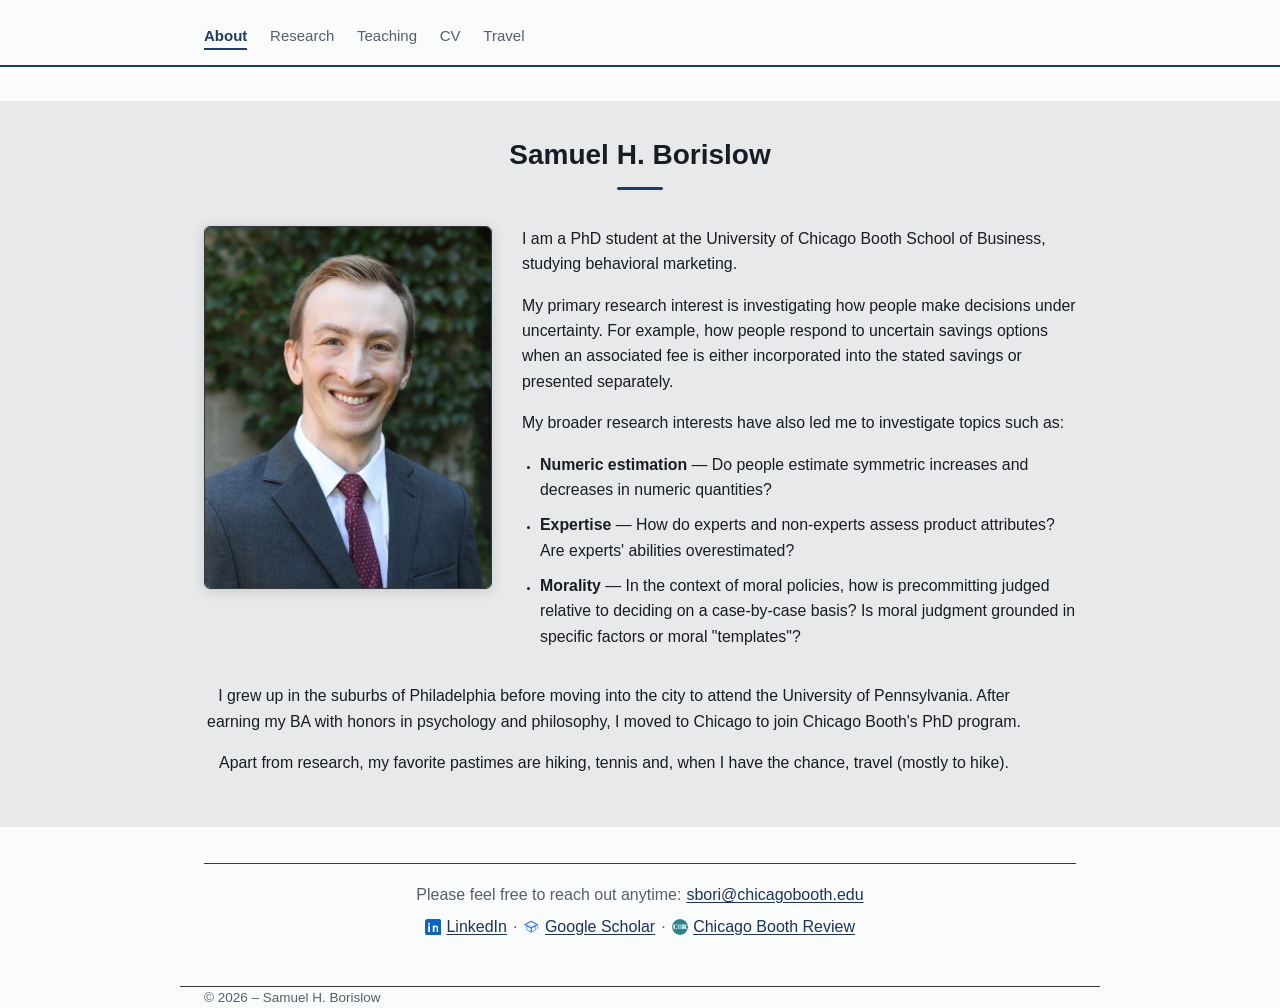
<file: index.html>
<!DOCTYPE html>
<html lang="en">
<head>
<meta charset="UTF-8">
<meta name="viewport" content="width=device-width, initial-scale=1.0">
<title>Samuel H. Borislow</title>
<meta name="description" content="Samuel H. Borislow — PhD student at Chicago Booth studying behavioral marketing and judgment under uncertainty.">
<link rel="stylesheet" href="style.css">
</head>
<body>

<header class="site">
  <div class="wrap">
    <a class="site-name" href="index.html">Samuel H. Borislow</a>
    <nav class="site-nav">
      <a href="index.html" class="active">About</a>
      <a href="research.html">Research</a>
      <a href="teaching.html">Teaching</a>
      <a href="cv.html">CV</a>
      <a href="travel.html">Travel</a>
    </nav>
  </div>
</header>

<main>
  <section class="about-band">
    <div class="wrap">
      <div class="intro-header">
        <h1>Samuel H. Borislow</h1>
      </div>

      <div class="profile-row">
        <div class="profile-photo-frame">
          <img class="profile-photo" src="profile-photo.jpg" alt="Samuel H. Borislow">
        </div>
        <div class="profile-text">
          <p>I am a PhD student at the University of Chicago Booth School of Business, studying behavioral marketing.</p>

          <p>My primary research interest is investigating how people make decisions under uncertainty. For example, how people respond to uncertain savings options when an associated fee is either incorporated into the stated savings or presented separately.</p>

          <p>My broader research interests have also led me to investigate topics such as:</p>

          <ul class="interest-list">
            <li><strong>Numeric estimation</strong> — Do people estimate symmetric increases and decreases in numeric quantities?</li>
            <li><strong>Expertise</strong> — How do experts and non-experts assess product attributes? Are experts' abilities overestimated?</li>
            <li><strong>Morality</strong> — In the context of moral policies, how is precommitting judged relative to deciding on a case-by-case basis? Is moral judgment grounded in specific factors or moral "templates"?</li>
          </ul>
        </div>
      </div>

      <div class="bio-centered">
        <p>I grew up in the suburbs of Philadelphia before moving into the city to attend the University of Pennsylvania. After earning my BA with honors in psychology and philosophy, I moved to Chicago to join Chicago Booth's PhD program.</p>

        <p>Apart from research, my favorite pastimes are hiking, tennis and, when I have the chance, travel (mostly to hike).</p>
      </div>
    </div>
  </section>

  <div class="wrap">
    <div class="contact-line">
      <div class="contact-line-row">
        Please feel free to reach out anytime: 
        <a href="mailto:sbori@chicagobooth.edu">sbori@chicagobooth.edu</a>
      </div>
      <div class="contact-line-row contact-links-row">
        <a class="linkedin-link" href="https://www.linkedin.com/in/samuel-borislow-327a5a132/" target="_blank" rel="noopener">
          <svg class="linkedin-icon" viewBox="0 0 24 24" xmlns="http://www.w3.org/2000/svg" aria-hidden="true">
            <rect width="24" height="24" rx="4" fill="#0A66C2"/>
            <path fill="#fff" d="M7.12 9.4H4.62V19h2.5V9.4zM5.87 8.28a1.45 1.45 0 1 0 0-2.9 1.45 1.45 0 0 0 0 2.9zM19.5 19h-2.5v-5.15c0-1.23-.44-2.06-1.53-2.06-.84 0-1.34.57-1.56 1.11-.08.2-.1.47-.1.75V19h-2.5s.03-8.7 0-9.6h2.5v1.36c.33-.51.93-1.24 2.26-1.24 1.65 0 2.93 1.08 2.93 3.4V19z"/>
          </svg>
          LinkedIn
        </a>
        &middot;
        <a class="scholar-link" href="https://scholar.google.com/citations?user=8uUnIlYAAAAJ&hl=en&scioq=estimated+increases+versus+decreases&oi=ao" target="_blank" rel="noopener">
          <svg class="scholar-icon" viewBox="0 0 24 24" xmlns="http://www.w3.org/2000/svg" aria-hidden="true">
            <path fill="#4285F4" d="M12 2 1 8l4 2.18v6L12 20l7-3.82v-6l2-1.09V15h1V8L12 2zm0 2.25L18.82 8 12 11.75 5.18 8 12 4.25zM6 11.09l5 2.73v4.36l-5-2.73v-4.36zm12 0v4.36l-5 2.73v-4.36l5-2.73z"/>
          </svg>
          Google Scholar
        </a>
        &middot;
        <a class="cbr-link" href="https://www.chicagobooth.edu/review/think-youre-expert-that-may-hurt-you" target="_blank" rel="noopener">
          <img class="cbr-icon" src="cbr.png" alt="CBR" width="32" height="32">
          Chicago Booth Review
        </a>
      </div>
      <!-- Add more links here in the same "&middot; <a>...</a>" format -->
    </div>
  </div>
</main>

<footer class="wrap">
  &copy; 2026 &ndash; Samuel H. Borislow
</footer>

</body>
</html>
</file>
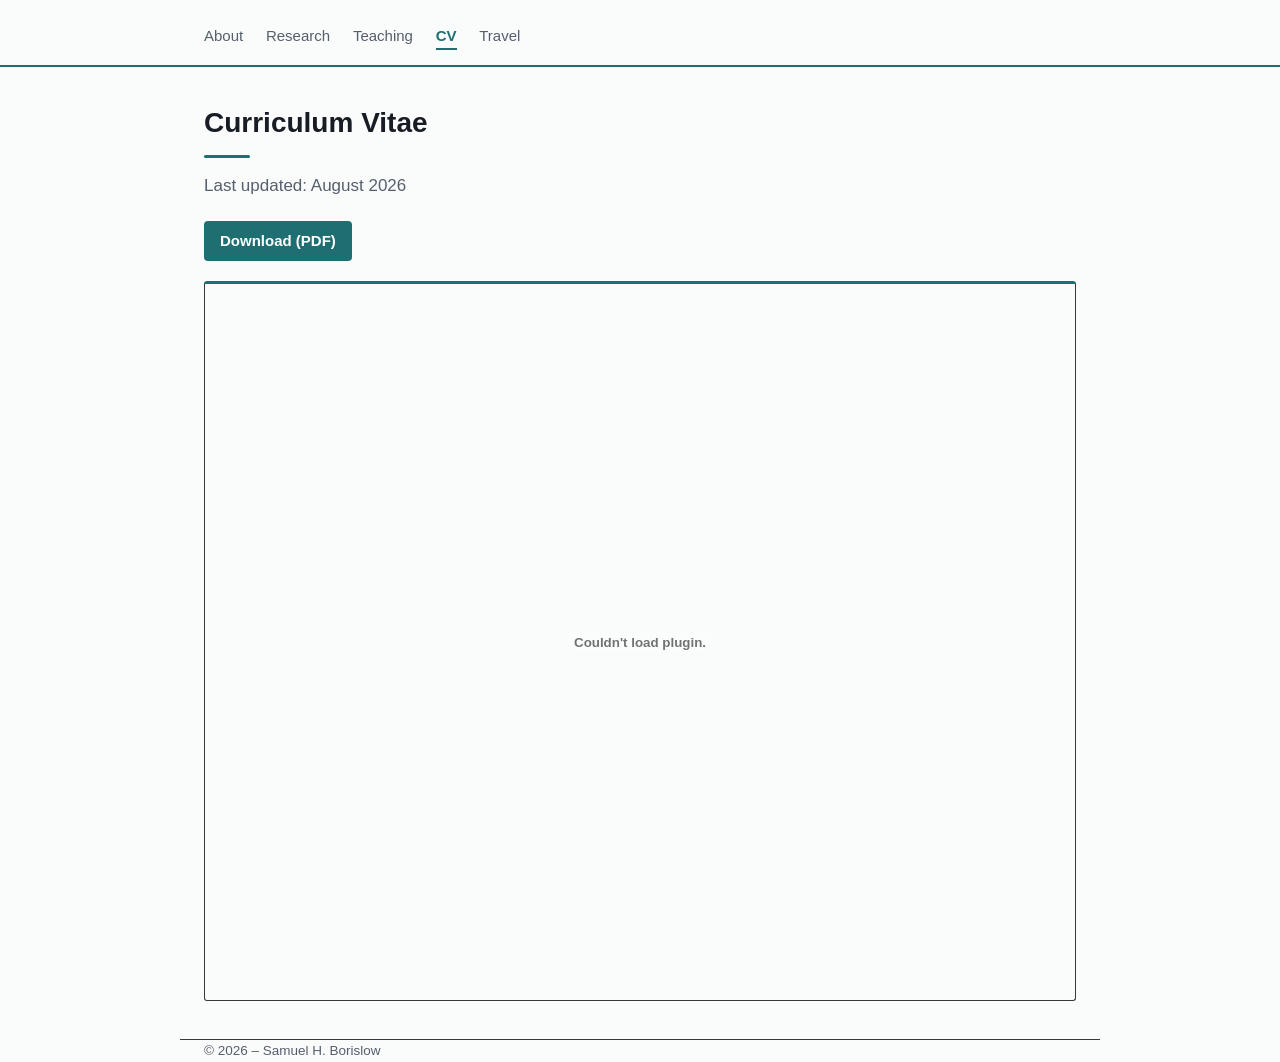
<file: cv.html>
<!DOCTYPE html>
<html lang="en">
<head>
<meta charset="UTF-8">
<meta name="viewport" content="width=device-width, initial-scale=1.0">
<title>CV – Samuel H. Borislow</title>
<link rel="stylesheet" href="style.css">
</head>
<body class="cv-page">

<header class="site">
  <div class="wrap">
    <a class="site-name" href="index.html">Samuel H. Borislow</a>
    <nav class="site-nav">
      <a href="index.html">About</a>
      <a href="research.html">Research</a>
      <a href="teaching.html">Teaching</a>
      <a href="cv.html" class="active">CV</a>
      <a href="travel.html">Travel</a>
    </nav>
  </div>
</header>

<main class="wrap">
  <h1>Curriculum Vitae</h1>
  <p class="subtitle">Last updated: August 2026</p>

  <!--
    HOW TO ATTACH YOUR CV:
    1. Put your CV PDF in this same folder (e.g. "Samuel_Borislow_CV.pdf").
    2. Update the two href/src values below to that filename.
    3. The embedded viewer below will then show the PDF inline, like
       the reference site does; the fallback message only shows if
       a browser can't render embedded PDFs.
  -->
  <p class="cv-actions">
    <a href="Samuel_Borislow_CV.pdf" target="_blank" rel="noopener">Download (PDF)</a>
  </p>

  <embed class="cv-embed" src="Samuel_Borislow_CV.pdf#navpanes=0&view=FitH" type="application/pdf">
</main>

<footer class="wrap">
  &copy; 2026 &ndash; Samuel H. Borislow
</footer>

</body>
</html>
</file>
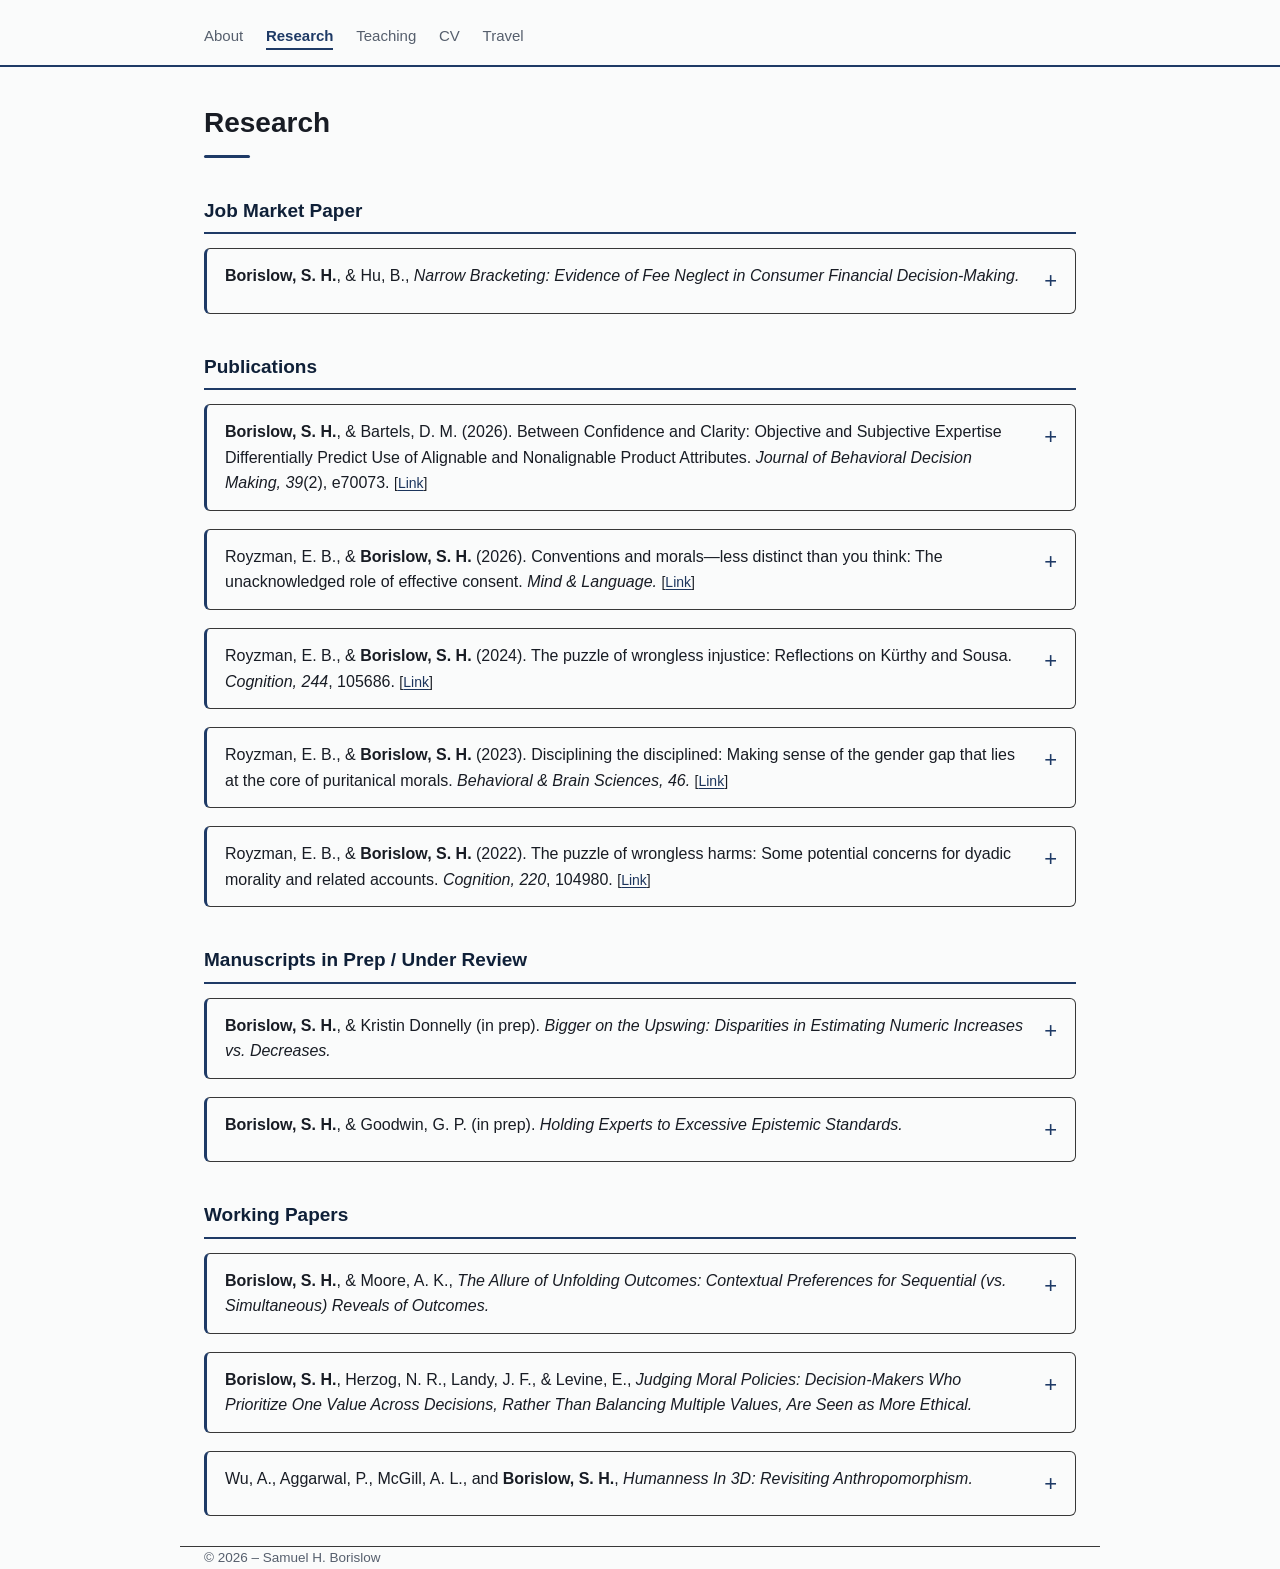
<file: research.html>
<!DOCTYPE html>

<html lang="en">
<head>
<meta charset="utf-8"/>
<meta content="width=device-width, initial-scale=1.0" name="viewport"/>
<title>Research – Samuel H. Borislow</title>
<link href="style.css" rel="stylesheet"/>
</head>
<body>
<header class="site">
<div class="wrap">
<a class="site-name" href="index.html">Samuel H. Borislow</a>
<nav class="site-nav">
<a href="index.html">About</a>
<a class="active" href="research.html">Research</a>
<a href="teaching.html">Teaching</a>
<a href="cv.html">CV</a>
<a href="travel.html">Travel</a>
</nav>
</div>
</header>
<main class="wrap">
<h1>Research</h1>
<h2>Job Market Paper</h2>
<ul class="pub-list">
<li><details class="paper-card"><summary><div class="paper-header"><div class="paper-title"><b>Borislow, S. H.</b>, &amp; Hu, B., <em>Narrow Bracketing: Evidence of Fee Neglect in Consumer Financial Decision-Making.</em></div><span class="paper-icon"></span></div></summary><div class="paper-abstract">"Consumers often must decide whether to pay an upfront fee to access greater but uncertain savings, as with wholesale clubs and fee-based travel services. Normatively, these decisions should not depend on whether the fee is already reflected in the stated savings or price estimate (e.g., “save $10, including a $5 fee”) or instead presented separately for consumers to account for themselves (e.g., “save $15, after paying a $5 fee”). Yet, across six incentivized studies, we find that consumers respond less favorably to fee-based uncertain options when the fee is incorporated into the displayed price or savings estimate compared to when it is presented separately, seemingly due to consumers insufficiently adjusting expected savings to account for a separately presented fee. Consistent with this, presenting price or savings estimates without the fee already incorporated increases perceived savings, which in turn increases selection of the fee-based uncertain option. We also examine the consequences of incorporating (versus separating) fees from displayed price and savings estimates in naturalistic search and advertising contexts. Together, our findings suggest that consumers insufficiently adjust for non-integrated upfront fees when assessing downstream uncertain savings, indicating that whether firms incorporate fees into displayed price or savings estimates can influence consumers’ decisions."</div></details></li>
</ul>
<h2>Publications</h2>
<ul class="pub-list">
<li><details class="paper-card"><summary><div class="paper-header"><div class="paper-title"><b>Borislow, S. H.</b>, &amp; Bartels, D. M. (2026). Between Confidence and Clarity: Objective and Subjective Expertise Differentially Predict Use of Alignable and Nonalignable Product Attributes. <em>Journal of Behavioral Decision Making, 39</em>(2), e70073. <span class="pub-links">[<a href="https://onlinelibrary.wiley.com/doi/abs/10.1002/bdm.70073" rel="noopener" target="_blank">Link</a>]</span></div><span class="paper-icon"></span></div></summary><div class="paper-abstract">"Expertise is multifaceted. This project builds on the difference between subjective expertise (the confidence one holds in understanding a particular topic) and objective expertise (one's actual understanding of that topic), which can vary independently. We examine how subjective and objective expertise differentially relate to making better choices and seeking additional choice-relevant information. We hypothesized that some participants would be poorly calibrated in their ability to assess the value of more difficult-to-evaluate nonalignable attributes (in our setting, categorical attributes that are present or absent, such as torque-vectoring) compared with easier-to-evaluate alignable attributes (e.g., miles per gallon). We measure and manipulate subjective and objective expertise and find that participants with greater objective expertise (either naturally or through provided information) tend to base their choices on the values of nonalignable attributes and that this pattern is generally not predicted by measures of subjective expertise. High subjective expertise, instead, predicts a reduced willingness to seek additional information or take advice, as well as a greater willingness to pay for customized items, independent of objective expertise. These studies point to important differences between these facets of expertise, underscoring the importance of incorporating measures of each when examining the role of expertise in decision-making."</div></details></li>
<li><details class="paper-card"><summary><div class="paper-header"><div class="paper-title">Royzman, E. B., &amp; <b>Borislow, S. H.</b> (2026). Conventions and morals—less distinct than you think: The unacknowledged role of effective consent. <em>Mind &amp; Language.</em> <span class="pub-links">[<a href="https://onlinelibrary.wiley.com/doi/abs/10.1111/mila.70048" rel="noopener" target="_blank">Link</a>]</span></div><span class="paper-icon"></span></div></summary><div class="paper-abstract">"An influential account of moral judgment suggests there are two distinctive domains: that of conventional wrongs (a breach of social norms that can be changed/“modified” by an authority figure) and moral wrongs (that are viewed as breaching “natural law” and cannot be “modified”). However, pertinent tests conflate behaviors' content (for instance, theft vs. rudeness) with victims' proper consent. Initial studies suggest that this (victims' consent) is integral to the process whereby conventional wrongs are modified or de-wronged; we then demonstrate that this process also applies in the moral domain. The two “domains”, thus, appear far more alike than is claimed."</div></details></li>
<li><details class="paper-card"><summary><div class="paper-header"><div class="paper-title">Royzman, E. B., &amp; <b>Borislow, S. H.</b> (2024). The puzzle of wrongless injustice: Reflections on Kürthy and Sousa. <em>Cognition, 244</em>, 105686. <span class="pub-links">[<a href="https://doi.org/10.1016/j.cognition.2023.105686" rel="noopener" target="_blank">Link</a>]</span></div><span class="paper-icon"></span></div></summary><div class="paper-abstract">"The Database of Exemplars (DOE) account of moral cognition emerged in part to explain how wrongless harms could arise (Royzman & Borislow, 2022; henceforth, RB) in spite of being denied by most traditional models (Schein & Gray, 2018; Turiel, 1983; Shweder, 1997; Haidt, 2012). Herein, we defend this account against a set of results that have been claimed to disprove it (Kurthy & Sousa, this issue; henceforth, KS). We argue that DOE is in line with all the findings KS perceive as uniquely supportive of their own account (appraising an act as unjust engenders a judgment of wrong) while RB's findings (Royzman & Borislow, 2022, Studies 2 and 3) do challenge KS under varied conceptions of what it would take for an agent to be or appear unjust in his or her treatment of others, affirming that wrongless injustice <i>is</i> an empirical fact that one must strive to explain and that DOE helps us explain."</div></details></li>
<li><details class="paper-card"><summary><div class="paper-header"><div class="paper-title">Royzman, E. B., &amp; <b>Borislow, S. H.</b> (2023). Disciplining the disciplined: Making sense of the gender gap that lies at the core of puritanical morals. <em>Behavioral &amp; Brain Sciences, 46.</em> <span class="pub-links">[<a href="https://doi.org/10.1017/S0140525X23000444" rel="noopener" target="_blank">Link</a>]</span></div><span class="paper-icon"></span></div></summary><div class="paper-abstract">Commentary: "Since suppression of sex has been and is at the core of puritanical morals, any account thereof would need to explain why said suppression of sex has been largely directed at the human female. Not only do the authors not account for this pattern, but their general model should predict the reverse—ie, greater suppression of the male libido."</div></details></li>
<li><details class="paper-card"><summary><div class="paper-header"><div class="paper-title">Royzman, E. B., &amp; <b>Borislow, S. H.</b> (2022). The puzzle of wrongless harms: Some potential concerns for dyadic morality and related accounts. <em>Cognition, 220</em>, 104980. <span class="pub-links">[<a href="https://doi.org/10.1016/j.cognition.2021.104980" rel="noopener" target="_blank">Link</a>]</span></div><span class="paper-icon"></span></div></summary><div class="paper-abstract">"There is wide-ranging consensus that harm or perceptions of harm play a significant role in judgments of moral wrongdoing. On one prominent view, the pattern that makes up the “essence” (Gray, Waytz, & Young, 2012) of acts of moral wrongdoing is “harm caused by an agent” (Schein, Goranson, & Gray, 2015, p. 983). According to Gray, Schein, and colleagues, events matching this pattern—a thinking/intentional agent inflicting some manner of harm (i.e., emotional/physical pain) upon a suffering patient—will be perceived as immoral. With this proposal in mind, we argue two basic points: (1) the current specification of the dyadic template would need to be further refined or “fortified” to withstand some obvious counter-examples; (2) this “fortified” formulation is still unfit to address the underlying concern: for any general pattern that is supposed to link perceptions of harm and wrongdoing, there are a number of cases (the “wrongless harms” of the title) that match the pattern quite well but are not viewed as immoral. We show this in four studies and one supplementary study. In our original study, we find, across six vignettes, that people may judge a behavior to be intended, self-serving, as well as foreseeably harmful and yet not judge it immoral. In our subsequent studies, we replicate these results with further checks and controls. With these findings in mind, we argue that moral cognition is far too complex and capricious to be reduced to a template."</div></details></li>
</ul>
<h2>Manuscripts in Prep / Under Review</h2>
<ul class="pub-list">
<li><details class="paper-card"><summary><div class="paper-header"><div class="paper-title"><b>Borislow, S. H.</b>, &amp; Kristin Donnelly (in prep). <em>Bigger on the Upswing: Disparities in Estimating Numeric Increases vs. Decreases.</em></div><span class="paper-icon"></span></div></summary><div class="paper-abstract">"People constantly engage with numerical information—prices, times, temperatures, and more—and often must infer how those quantities change by adjusting up or down from known values. Across seven studies with online samples, we find that upward adjustments are consistently larger than downward ones. In Studies 1a-1c (Ns = 523, 577, 501), we observe that this pattern holds even when the conceptual meaning of the change opposes the required numeric adjustment (e.g., estimating a lower value for a pre-increase price). In Study 2a (N = 1066), we find that the asymmetry persists when using a common, unidirectional scale, while in Study 2b (N = 1044), we observe its attenuation with a symmetric, bidirectional scale. In Studies 3a-3b (Ns = 335, 425), we extend our findings to inferences about tiered and discount pricing. This asymmetry appears to reflect an intuitive tendency to move upward more than downward when reasoning about quantities."</div></details></li>
<li><details class="paper-card"><summary><div class="paper-header"><div class="paper-title"><b>Borislow, S. H.</b>, &amp; Goodwin, G. P. (in prep). <em>Holding Experts to Excessive Epistemic Standards.</em></div><span class="paper-icon"></span></div></summary><div class="paper-abstract">"De Freitas and Johnson (2018) found that people are blamed for making suboptimal decisions, even under circumstances in which an optimal decision cannot reasonably be expected (De Freitas & Johnson, 2018). They termed this phenomenon “optimality bias,” and stated that it depended only on a reference to the relevant agents' choices, making no reference to their mental states. More precisely, they stated that suboptimal decisions are seen as more difficult to explain and are, therefore, also perceived to be more deserving of blame. However, what if the cause of this bias is instead an overassessment of the decision makers’ abilities (thus, making reference to their mental states)? In a series of three studies, we examined whether thinking that an agent “should have known better” predicts blame judgments better than thinking an explanation was needed for their suboptimal behavior, as well as whether this effect is only found when judging experts. From our first study, we discovered that the sentiment that an agent “should have known better” explains optimality bias better than De Freitas and Johnson’s proposed explanation. From our second study, we found evidence that expertise affects the potency of optimality bias, which again opposes De Freitas and Johnson's non-mentalistic explanation for the bias. And from our third study, we found evidence that eliminating an agent's potential to acquire greater knowledge impacted optimality bias—a finding which we replicated in a follow-up study—providing further support for our more mentalistic explanation for the bias."</div></details></li>
</ul>
<h2>Working Papers</h2>
<ul class="pub-list">
<li><details class="paper-card"><summary><div class="paper-header"><div class="paper-title"><b>Borislow, S. H.</b>, &amp; Moore, A. K., <em>The Allure of Unfolding Outcomes: Contextual Preferences for Sequential (vs. Simultaneous) Reveals of Outcomes.</em></div><span class="paper-icon"></span></div></summary><div class="paper-abstract">Work in Progress :)</div></details></li>
<li><details class="paper-card"><summary><div class="paper-header"><div class="paper-title"><b>Borislow, S. H.</b>, Herzog, N. R., Landy, J. F., &amp; Levine, E., <em>Judging Moral Policies: Decision-Makers Who Prioritize One Value Across Decisions, Rather Than Balancing Multiple Values, Are Seen as More Ethical.</em></div><span class="paper-icon"></span></div></summary><div class="paper-abstract">Work in Progress :)</div></details></li>
<li><details class="paper-card"><summary><div class="paper-header"><div class="paper-title">Wu, A., Aggarwal, P., McGill, A. L., and <b>Borislow, S. H.</b>, <em>Humanness In 3D: Revisiting Anthropomorphism.</em></div><span class="paper-icon"></span></div></summary><div class="paper-abstract">Work in Progress :)</div></details></li>
</ul>
</main>
<footer class="wrap">
  &copy; 2026 &ndash; Samuel H. Borislow
</footer>
</body>
</html>
</file>
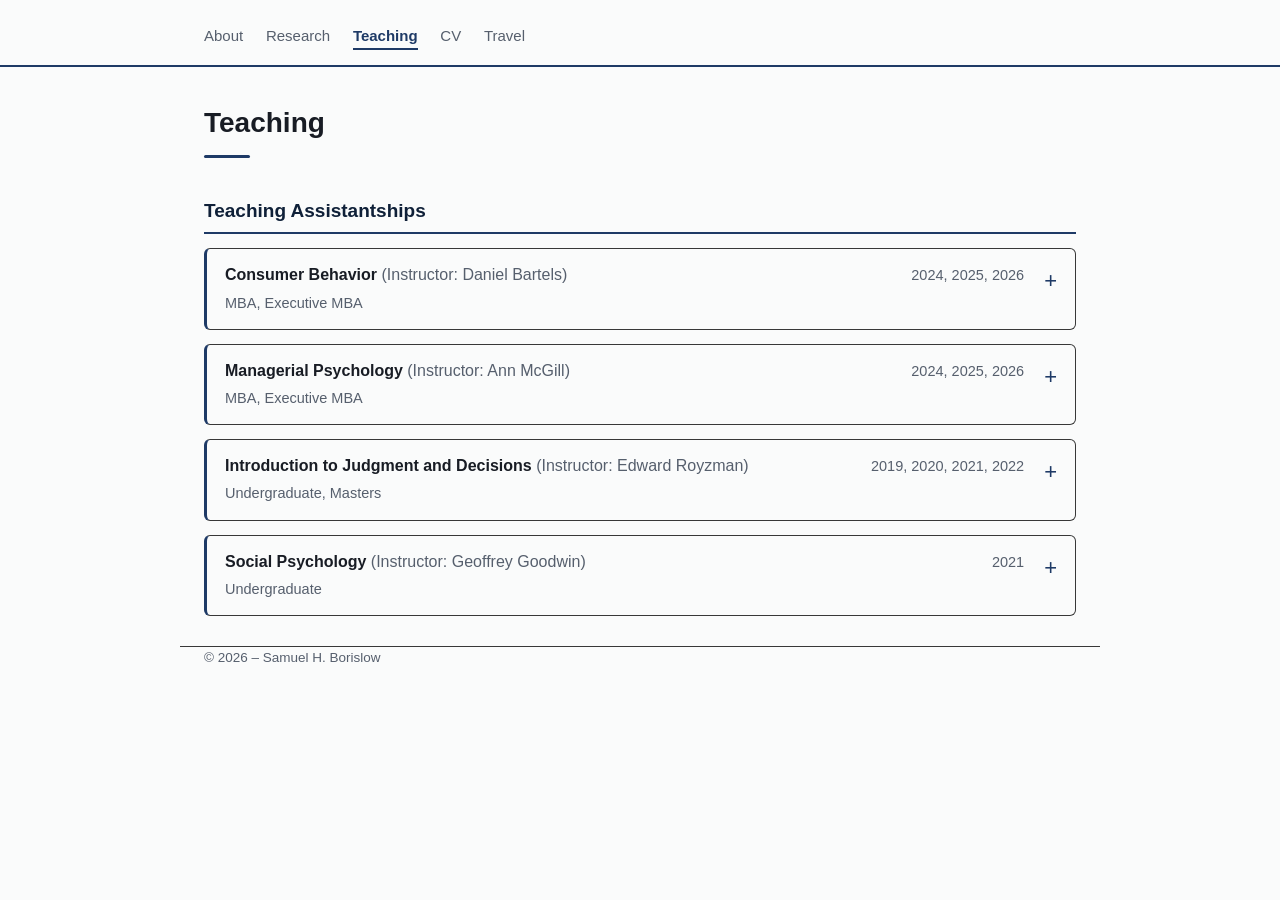
<file: teaching.html>
<!DOCTYPE html>
<html lang="en">
<head>
<meta charset="UTF-8">
<meta name="viewport" content="width=device-width, initial-scale=1.0">
<title>Teaching – Samuel H. Borislow</title>
<link rel="stylesheet" href="style.css">
</head>
<body>
<header class="site">
  <div class="wrap">
    <a class="site-name" href="index.html">Samuel H. Borislow</a>
    <nav class="site-nav">
      <a href="index.html">About</a>
      <a href="research.html">Research</a>
      <a href="teaching.html" class="active">Teaching</a>
      <a href="cv.html">CV</a>
      <a href="travel.html">Travel</a>
    </nav>
  </div>
</header>
<main class="wrap">
  <h1>Teaching</h1>
  <h2>Teaching Assistantships</h2>
  <ul class="teaching-list">
    <li>
      <details class="teaching-card">
        <summary>
          <div class="teaching-header">
            <div class="teaching-summary-text">
              <div class="teaching-top">
                <span class="teaching-course">Consumer Behavior <span class="teaching-instructor">(Instructor: Daniel Bartels)</span></span>
                <span class="teaching-years">2024, 2025, 2026</span>
              </div>
              <div class="teaching-level">MBA, Executive MBA</div>
            </div>
            <span class="teaching-icon"></span>
          </div>
        </summary>
        <div class="teaching-desc">This course is designed to improve students’ understanding of consumer behavior by examining the psychological processes and biases that shape how people perceive information, make judgments, and choose among alternatives. The course is designed to provide students with behavioral insights that can be applied to marketing and business strategy. The focus is on understanding consumers, although this also requires examining how firms can influence attention, preferences, and decisions. Topics covered include: consumer preferences; exposure, perception, and attention; heuristics and confidence; mental accounting; intertemporal choice; needs and motivation; consumer learning; memory and knowledge representation; persuasion; post-purchase satisfaction; customer loyalty; and consumer well-being.</div>
      </details>
    </li>
    <li>
      <details class="teaching-card">
        <summary>
          <div class="teaching-header">
            <div class="teaching-summary-text">
              <div class="teaching-top">
                <span class="teaching-course">Managerial Psychology <span class="teaching-instructor">(Instructor: Ann McGill)</span></span>
                <span class="teaching-years">2024, 2025, 2026</span>
              </div>
              <div class="teaching-level">MBA, Executive MBA</div>
            </div>
            <span class="teaching-icon"></span>
          </div>
        </summary>
        <div class="teaching-desc">This course is designed to improve students’ understanding of individual and interpersonal behavior in organizations through an introduction to psychological theory and research. The course is designed to provide conceptual frameworks that help students strengthen managerial and leadership effectiveness. The focus is on organizational performance, although this requires understanding how people think, communicate, decide, and influence one another in workplace settings. Topics covered typically include: motivation; social perception; interpersonal influence; communication; judgment and decision making; problem solving; stereotyping and bias; group decision processes; groupthink; team dynamics; commitment; persuasion; and leadership.</div>
      </details>
    </li>
    <li>
      <details class="teaching-card">
        <summary>
          <div class="teaching-header">
            <div class="teaching-summary-text">
              <div class="teaching-top">
                <span class="teaching-course">Introduction to Judgment and Decisions <span class="teaching-instructor">(Instructor: Edward Royzman)</span></span>
                <span class="teaching-years">2019, 2020, 2021, 2022</span>
              </div>
              <div class="teaching-level">Undergraduate, Masters</div>
            </div>
            <span class="teaching-icon"></span>
          </div>
        </summary>
        <div class="teaching-desc">This course is designed to improve students’ understanding of judgment and decision making by examining both ideal standards of reasoning and the systematic ways people depart from them. The course is designed to provide students with conceptual and analytical tools for understanding heuristics, intuitive thinking, and the biases that shape decisions in private and professional life. The focus is on failures of judgment, although this also requires understanding normative models of good reasoning and choice. Topics covered typically include: logic; rationality; probability; heuristic reasoning; cognitive biases; utility; prospect theory; happiness; moral judgment; persuasion and influence; and intertemporal choice.</div>
      </details>
    </li>
    <li>
      <details class="teaching-card">
        <summary>
          <div class="teaching-header">
            <div class="teaching-summary-text">
              <div class="teaching-top">
                <span class="teaching-course">Social Psychology <span class="teaching-instructor">(Instructor: Geoffrey Goodwin)</span></span>
                <span class="teaching-years">2021</span>
              </div>
              <div class="teaching-level">Undergraduate</div>
            </div>
            <span class="teaching-icon"></span>
          </div>
        </summary>
        <div class="teaching-desc">
This course is designed to improve students’ understanding of social psychology through the scientific study of how people think about, feel about, interact with, and influence one another. The course is designed to provide students with a broad foundation in the major theories, methods, and findings of social psychology, while also developing their ability to think critically and creatively about social behavior. The focus is on classic and contemporary research, although this also requires understanding how social psychological insights apply to everyday life and broader social issues. Topics covered typically include: conformity; obedience; compliance; social norms; expectancy effects; research methods; causal attribution; cognitive dissonance; heuristics and judgment; the self; attitudes and persuasion; group decision making; aggression; prejudice and stereotyping; justice and cooperation; attraction and close relationships; emotion; altruism and helping; moral judgment; and culture.</div>
      </details>
    </li>
  </ul>
</main>
<footer class="wrap">
  &copy; 2026 &ndash; Samuel H. Borislow
</footer>
</body>
</html>
</file>
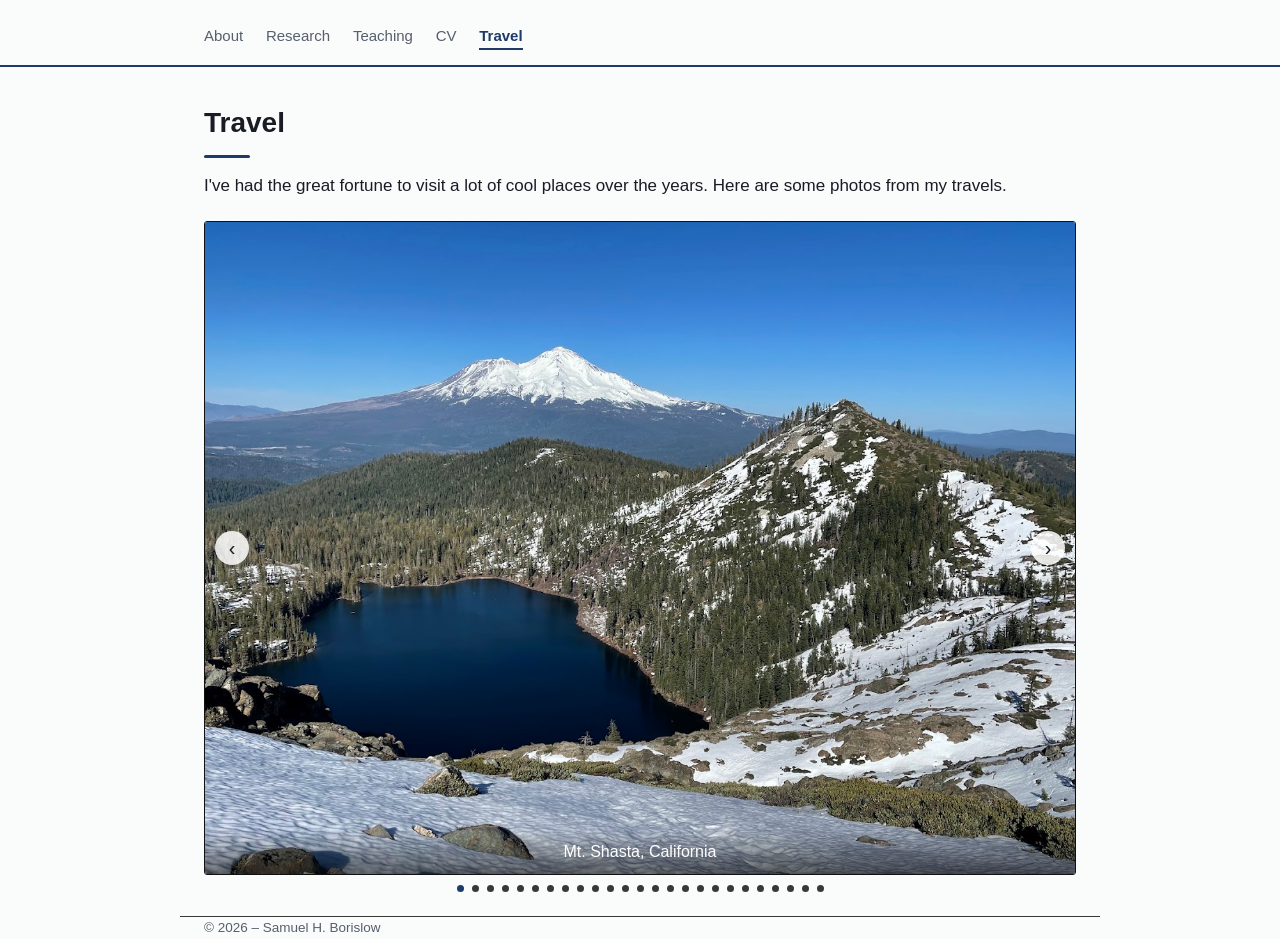
<file: travel.html>
<!DOCTYPE html>
<html lang="en">
<head>
<meta charset="UTF-8">
<meta name="viewport" content="width=device-width, initial-scale=1.0">
<title>Travel – Samuel H. Borislow</title>
<link rel="stylesheet" href="style.css">
</head>
<body>

<header class="site">
  <div class="wrap">
    <a class="site-name" href="index.html">Samuel H. Borislow</a>
    <nav class="site-nav">
      <a href="index.html">About</a>
      <a href="research.html">Research</a>
      <a href="teaching.html">Teaching</a>
      <a href="cv.html">CV</a>
      <a href="travel.html" class="active">Travel</a>
    </nav>
  </div>
</header>

<main class="wrap">
  <h1>Travel</h1>
  <p class="subtitle subtitle-strong">I've had the great fortune to visit a lot of cool places over the years. Here are some photos from my travels.</p>

  <div class="slideshow" id="travel-slideshow">
    <div class="slideshow-viewport">
      <img class="slide-img" id="slide-img" src="" alt="Travel photo">
      <div class="slide-caption" id="slide-caption"></div>
      <button class="slide-arrow prev" id="slide-prev" aria-label="Previous photo">&#8249;</button>
      <button class="slide-arrow next" id="slide-next" aria-label="Next photo">&#8250;</button>
    </div>
    <div class="slide-dots" id="slide-dots"></div>
  </div>

</main>

<footer class="wrap">
  &copy; 2026 &ndash; Samuel H. Borislow
</footer>

<script>
  /* ============================================================
     TRAVEL SLIDESHOW
     Add / remove photos by editing this list. Each entry needs:
       src      – image URL (or a local filename like "photos/kyoto.jpg"
                  if you put image files next to this html page)
       caption  – text shown under the photo (optional, leave "" for none)
     The order here is the order they play in.
     ============================================================ */
  const slides = [
    { src: "photos/shasta.jpg",                          caption: "Mt. Shasta, California" },
    { src: "photos/Nassau_bahamas.jpg",                caption: "Nassau, The Bahamas" },
    { src: "photos/Lamani_belize.jpg",                  caption: "Lamani, Belize" },
    { src: "photos/Sacred_Valley_of_the_Incas_peru.jpg", caption: "Sacred Valley of the Incas, Peru" },
    { src: "photos/west_bay_Honduras.jpg",               caption: "West Bay, Honduras" },
    { src: "photos/sedona_arizona.jpg",                 caption: "Sedona, Arizona" },
    { src: "photos/Piestewa_Peak.jpg",                   caption: "Piestewa Peak, Arizona" },
    { src: "photos/wintergreen.jpg",                     caption: "Wintergreen, Virginia" },
    { src: "photos/umpqua.jpg",                          caption: "Umpqua National Forest, Oregon" },
    { src: "photos/bushkill_falls_PA.jpg",              caption: "Bushkill Falls, Pennsylvania" },
    { src: "photos/Big_Sur_California.jpg",             caption: "Big Sur, California" },
    { src: "photos/banff.jpg",                           caption: "Banff National Park, Canada" },
    { src: "photos/ireland.jpg",                         caption: "Wicklow, Ireland" },
    { src: "photos/provence.jpg",                        caption: "Provence, France" },
    { src: "photos/Siglufjörður.jpg",                    caption: "Siglufjörður, Iceland" },
    { src: "photos/Dettifoss.jpg",                       caption: "Dettifoss, Iceland" },
    { src: "photos/Høyanger.jpg",                        caption: "Høyanger, Norway" },
    { src: "photos/hualien.jpg",                         caption: "Hualien, Taiwan" },
    { src: "photos/kaohsiung.jpg",                       caption: "Kaohsiung, Taiwan" },
    { src: "photos/kelung_city.jpg",                     caption: "Kelung, Taiwan" },
    { src: "photos/taipei.jpg",                          caption: "Taipei, Taiwan" },
    { src: "photos/tokyo.jpg",                           caption: "Tokyo, Japan" },
    { src: "photos/osaka.jpg",                           caption: "Osaka, Japan" },
    { src: "photos/okutama.jpg",                         caption: "Okutama, Japan" },
    { src: "photos/kyoto.jpg",                           caption: "Kyoto, Japan" }
  ];

  let current = 0;
  const imgEl = document.getElementById("slide-img");
  const capEl = document.getElementById("slide-caption");
  const dotsEl = document.getElementById("slide-dots");

  function renderDots(){
    dotsEl.innerHTML = "";
    slides.forEach((_, i) => {
      const dot = document.createElement("button");
      dot.className = "slide-dot" + (i === current ? " active" : "");
      dot.setAttribute("aria-label", "Go to photo " + (i + 1));
      dot.addEventListener("click", () => goTo(i));
      dotsEl.appendChild(dot);
    });
  }

  function goTo(i){
    current = (i + slides.length) % slides.length;
    imgEl.src = slides[current].src;
    imgEl.alt = slides[current].caption || "Travel photo";
    capEl.textContent = slides[current].caption || "";
    capEl.style.display = slides[current].caption ? "block" : "none";
    [...dotsEl.children].forEach((d, idx) => d.classList.toggle("active", idx === current));
  }

  document.getElementById("slide-prev").addEventListener("click", () => goTo(current - 1));
  document.getElementById("slide-next").addEventListener("click", () => goTo(current + 1));

  document.getElementById("travel-slideshow").addEventListener("keydown", (e) => {
    if (e.key === "ArrowLeft") goTo(current - 1);
    if (e.key === "ArrowRight") goTo(current + 1);
  });

  // Only show arrows/dots if there's more than one photo
  if (slides.length > 1){
    document.getElementById("travel-slideshow").classList.add("multi");
  }

  renderDots();
  goTo(0);
</script>

</body>
</html>
</file>
<file: style.css>
/* ============================================================
   STYLE.CSS
   Shared by every page (index.html, research.html, cv.html,
   travel.html). Edit colors/fonts here and the whole site
   updates at once — no need to touch the individual pages.
   ============================================================ */

:root{
  --bg:      #FAFBFB;   /* page background */
  --ink:     #181C24;   /* body text — cool near-black */
  --ink-soft:#565F6D;   /* secondary text (subtitle, meta) — cool slate gray */
  --link:    #1B345C;   /* link color — deep, saturated navy */
  --link-hover: #0F2038;
  --rule:    #383838;   /* hairline borders — cool neutral */

  --accent:      #1E3A66; /* primary accent, deep navy */
  --accent-dark: #0F2038;
  --accent-soft: #F4F4F4;      /* research panel hover */
  --about-bg:    #e7e9ea;         /* About Me background */
  --offwhite:    #ededee; /* barely-there warm-neutral for reading panels */

  --font-body: -apple-system, BlinkMacSystemFont, "Segoe UI", Helvetica, Arial, sans-serif;
  --max-width: 920px;
}

*{ box-sizing:border-box; }

body{
  margin:0;
  background:var(--bg);
  color:var(--ink);
  font-family:var(--font-body);
  font-size:17px;
  line-height:1.6;
}

a{ color:var(--link); text-decoration:underline; text-underline-offset:2px; }
a:hover{ color:var(--link-hover); }

.wrap{
  max-width:var(--max-width);
  margin:0 auto;
  padding:0 24px;
}

/* --- Header / nav --- */
header.site{
  border-bottom:2px solid var(--accent);
  padding:22px 0 16px;
  margin-bottom:34px;
}
.site-name{
  display:none;
}

nav.site-nav{
  margin-top:0;
}
nav.site-nav a{
  color:var(--ink-soft);
  text-decoration:none;
  margin-right:18px;
  font-size:15px;
}
nav.site-nav a:hover{ color:var(--accent); text-decoration:underline; }
nav.site-nav a.active{
  color:var(--accent);
  font-weight:600;
  text-decoration:none;
  border-bottom:2px solid var(--accent);
  padding-bottom:4px;
}

/* --- Page content --- */
main{ padding-bottom:30px; }

h1{
  font-size:28px;
  font-weight:600;
  margin:0 0 14px;
  position:relative;
  padding-bottom:12px;
}
h1::after{
  content:"";
  position:absolute;
  left:0;
  bottom:0;
  width:46px;
  height:3px;
  background:var(--accent);
  border-radius:2px;
}
.intro-header h1::after{
  left:50%;
  transform:translateX(-50%);
}
h2{
  font-size:19px;
  font-weight:600;
  margin:38px 0 14px;
  padding-bottom:6px;
  border-bottom:2px solid var(--accent);
  color:var(--accent-dark);
}
h3{
  font-size:15px;
  font-weight:600;
  margin:24px 0 10px;
  color:var(--accent);
  text-transform:uppercase;
  letter-spacing:0.03em;
}

.subtitle{
  font-size:17px;
  color:var(--ink-soft);
  margin:0 0 22px;
}
.subtitle-strong{
  font-weight:475;
  color:var(--ink);
}

p{ margin:0 0 16px; }

/* --- About / home page --- */
ul.interest-list{
  list-style:disc;
  margin:0 0 20px;
  padding-left:18px;
}
ul.interest-list li::marker{
  font-size:0.7em;
}
ul.interest-list li{ margin-bottom:10px; }

.contact-line{
  margin-top:28px;
  margin-bottom:16px;
  padding-top:18px;
  border-top:1px solid var(--rule);
  font-size:16px;
  color:var(--ink-soft);
  text-align:center;
}
.contact-line-row{
  display:flex;
  align-items:center;
  justify-content:center;
  flex-wrap:wrap;
  gap:4px 6px;
}
.contact-line-row:not(.contact-links-row){
  gap:4px 5px;
}
.contact-links-row{
  margin-top:6px;
}
.contact-line a{ font-size:16px; }
.linkedin-link,
.scholar-link,
.cbr-link{
  display:inline-flex;
  align-items:center;
  gap:5px;
}
.linkedin-icon,
.scholar-icon,
.cbr-icon{
  width:16.5px;
  height:16.5px;
  vertical-align:middle;
}
img.cbr-icon{
  border-radius:50%;
  object-fit:cover;
}

/* --- Research page: citation list --- */
ul.pub-list{
  list-style:none;
  margin:0 0 10px;
  padding:0;
}
ul.pub-list:last-of-type{
  margin-bottom:30px;
}
ul.pub-list li{
  margin-bottom:18px;
  font-size:16px;
}
ul.pub-list li .pub-links{
  font-size:14px;
  font-weight:400;
}

/* --- CV page --- */
.cv-actions{ margin-bottom:20px; }
.cv-actions a{
  display:inline-block;
  padding:8px 16px;
  background:var(--accent);
  color:#fff;
  text-decoration:none;
  border-radius:4px;
  font-size:15px;
  font-weight:600;
  transition:background .15s;
}
.cv-actions a:hover{ background:var(--accent-dark); color:#fff; }
.cv-embed{
  width:100%;
  height:80vh;
  border:1px solid var(--rule);
  border-top:3px solid var(--accent);
  border-radius:3px;
}
.cv-fallback{
  border:1px dashed var(--rule);
  border-radius:3px;
  padding:20px;
  color:var(--ink-soft);
  font-size:15px;
}

.cv-embed {
  margin-bottom: 30px;
}

/* --- Travel page: slideshow --- */
.slideshow{
  margin:6px 0 24px;
}
.slideshow-viewport{
  position:relative;
  width:100%;
  aspect-ratio:4/3;
  border-radius:3px;
  border:1.1px solid #111111;
  overflow:hidden;
  background:#F4F4F4;
}
.slide-img{
  position:absolute;
  inset:0;
  width:100%;
  height:100%;
  object-fit:cover;
}
.slide-caption{
  position:absolute;
  left:0; right:0; bottom:0;
  padding:10px 14px;
  font-size:16px;
  color:#fff;
  text-align:center;
  background:linear-gradient(to top, rgba(0,0,0,0.55), rgba(0,0,0,0));
  display:none;
}
.slide-arrow{
  position:absolute;
  top:50%;
  transform:translateY(-50%);
  width:34px;
  height:34px;
  border-radius:50%;
  border:none;
  background:rgba(255,255,255,0.85);
  color:var(--ink);
  font-size:20px;
  line-height:1;
  cursor:pointer;
  display:none;
  align-items:center;
  justify-content:center;
}
.slideshow.multi .slide-arrow{ display:flex; }
.slide-arrow.prev{ left:10px; }
.slide-arrow.next{ right:10px; }
.slide-dots{
  display:none;
  justify-content:center;
  gap:8px;
  margin-top:10px;
}
.slideshow.multi .slide-dots{ display:flex; }
.slide-dot{
  width:7px;
  height:7px;
  border-radius:50%;
  border:none;
  padding:0;
  background:var(--rule);
  cursor:pointer;
}
.slide-dot.active{ background:var(--accent); }
.slide-arrow:hover{ background:#fff; color:var(--accent); }
ul.travel-grid{
  columns:2;
  column-gap:26px;
  list-style:none;
  margin:0;
  padding:0;
  font-size:15.5px;
}
ul.travel-grid li{
  padding:6px 0;
  border-bottom:1px dotted var(--rule);
  break-inside:avoid;
  color:var(--ink-soft);
}

/* --- Footer --- */
footer{
  border-top:1px solid var(--rule);
  padding:20px 0 50px;
  font-size:13.5px;
  color:var(--ink-soft);
}

/* --- Responsive --- */
@media (max-width:560px){
  body{ font-size:16px; }
  nav.site-nav a{ margin-right:12px; font-size:14px; }
  ul.travel-grid{ columns:1; }
}


/* --- About page: full-width color band behind the bio section --- */
.about-band{
  width:100%;
  background:var(--about-bg);
  padding:32px 0 36px;
  margin-bottom:36px;
}
.intro-header{
  text-align:center;
  margin-bottom:36px;
}
.profile-row{
  display:flex;
  align-items:flex-start;
  gap:30px;
  margin-bottom:8px;
}
.profile-photo-frame{
  flex-shrink:0;
}
.profile-photo{
  display:block;
  width: 288px;
  height: 363px;
  object-fit:cover;
  border-radius:6px;
  margin:0;
  border:1px solid var(--rule);
  box-shadow:0 2px 14px rgba(15,32,56,0.15);
}
.profile-text{ flex:1; min-width:0; max-width:560px; font-size:11.9pt; }
.profile-text p:last-child,
.profile-text ul:last-child{ margin-bottom:0; }

.bio-centered{
  width:820px;
  max-width:100%;
  margin:24px 0 0;
  text-align:center;
  font-size:11.9pt;
}

@media (max-width:560px){
  .profile-row{
    flex-direction:column;
    align-items:center;
    text-align:center;
  }
}

/* Research cards */
.paper-card{margin:0 0 18px;}
.paper-card summary{list-style:none;cursor:pointer}
.paper-card summary::-webkit-details-marker{display:none}
.paper-header{
display:flex;justify-content:space-between;align-items:flex-start;
padding:14px 18px;background:var(--bg);border:1px solid var(--rule);
border-left:3px solid var(--accent);
border-radius:6px;transition:.15s;
}
.paper-header:hover{background:var(--accent-soft);border-color:var(--rule);border-left-color:var(--accent)}
.paper-title{flex:1;padding-right:20px;line-height:1.6}
.paper-icon::before{content:'+';font-size:22px;color:var(--accent);font-weight:300}
.paper-card[open] .paper-header{border-left-color:var(--accent)}
.paper-card[open] .paper-icon::before{content:'−';color:var(--accent)}
.paper-abstract{
margin-top:8px;padding:16px 20px;background:var(--offwhite);
border-left:4px solid var(--accent);border-radius:0 4px 4px 0;
color:#3F3E3B;line-height:1.7
}

/* --- CV page: keep the original teal scheme, untouched by the rest of the site's navy --- */
body.cv-page{
  --link:        #1F6F72;
  --link-hover:  #134548;
  --accent:      #1F6F72;
  --accent-dark: #134548;
  --accent-soft: #E6F2F1;
}

/* --- Teaching page --- */
ul.teaching-list{
  list-style:none;
  margin:0 0 30px;
  padding:0;
}
.teaching-card{ margin:0 0 14px; }
.teaching-card summary{
  list-style:none;
  cursor:pointer;
}
.teaching-card summary::-webkit-details-marker{ display:none; }
.teaching-header{
  display:flex;
  justify-content:space-between;
  align-items:flex-start;
  padding:14px 18px;
  background:var(--bg);
  border:1px solid var(--rule);
  border-left:3px solid var(--accent);
  border-radius:6px;
  transition:.15s;
}
.teaching-header:hover{ background:var(--accent-soft); border-color:var(--rule); border-left-color:var(--accent); }
.teaching-card[open] .teaching-header{ border-left-color:var(--accent); }
.teaching-summary-text{ flex:1; padding-right:20px; }
.teaching-icon::before{
  content:'+';
  font-size:22px;
  color:var(--accent);
  font-weight:300;
}
.teaching-card[open] .teaching-icon::before{ content:'\2212'; color:var(--accent); }
.teaching-desc{
  margin-top:8px;
  padding:16px 20px;
  background:var(--offwhite);
  border-left:4px solid var(--accent);
  border-radius:0 4px 4px 0;
  color:#3F3E3B;
  line-height:1.7;
  font-size:14.5px;
}
.teaching-top{
  display:flex;
  justify-content:space-between;
  align-items:baseline;
  flex-wrap:wrap;
  gap:4px 16px;
}
.teaching-course{
  font-weight:600;
  font-size:16px;
  line-height:1.5;
}
.teaching-instructor{
  font-weight:400;
  color:var(--ink-soft);
}
.teaching-years{
  color:var(--ink-soft);
  font-size:14.5px;
  white-space:nowrap;
}
.teaching-level{
  margin-top:4px;
  color:var(--ink-soft);
  font-size:14.5px;
}
</file>
